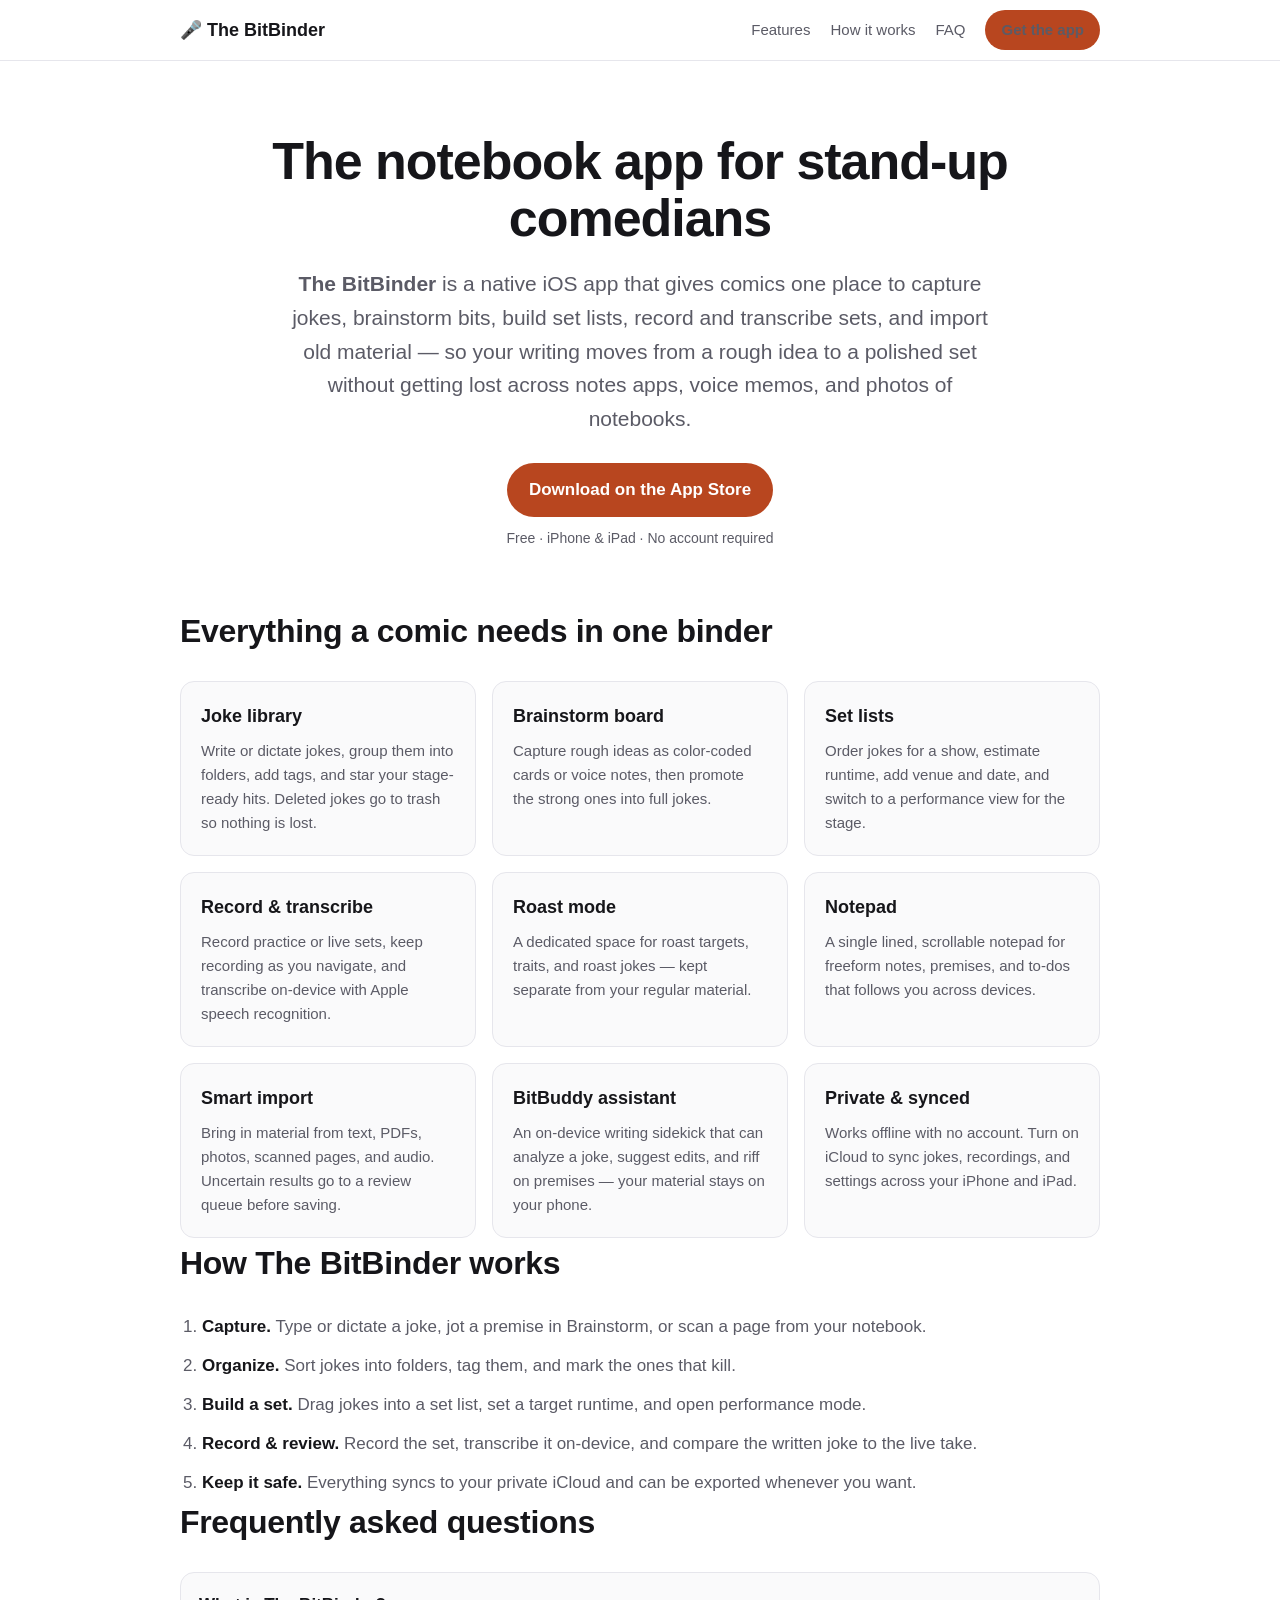
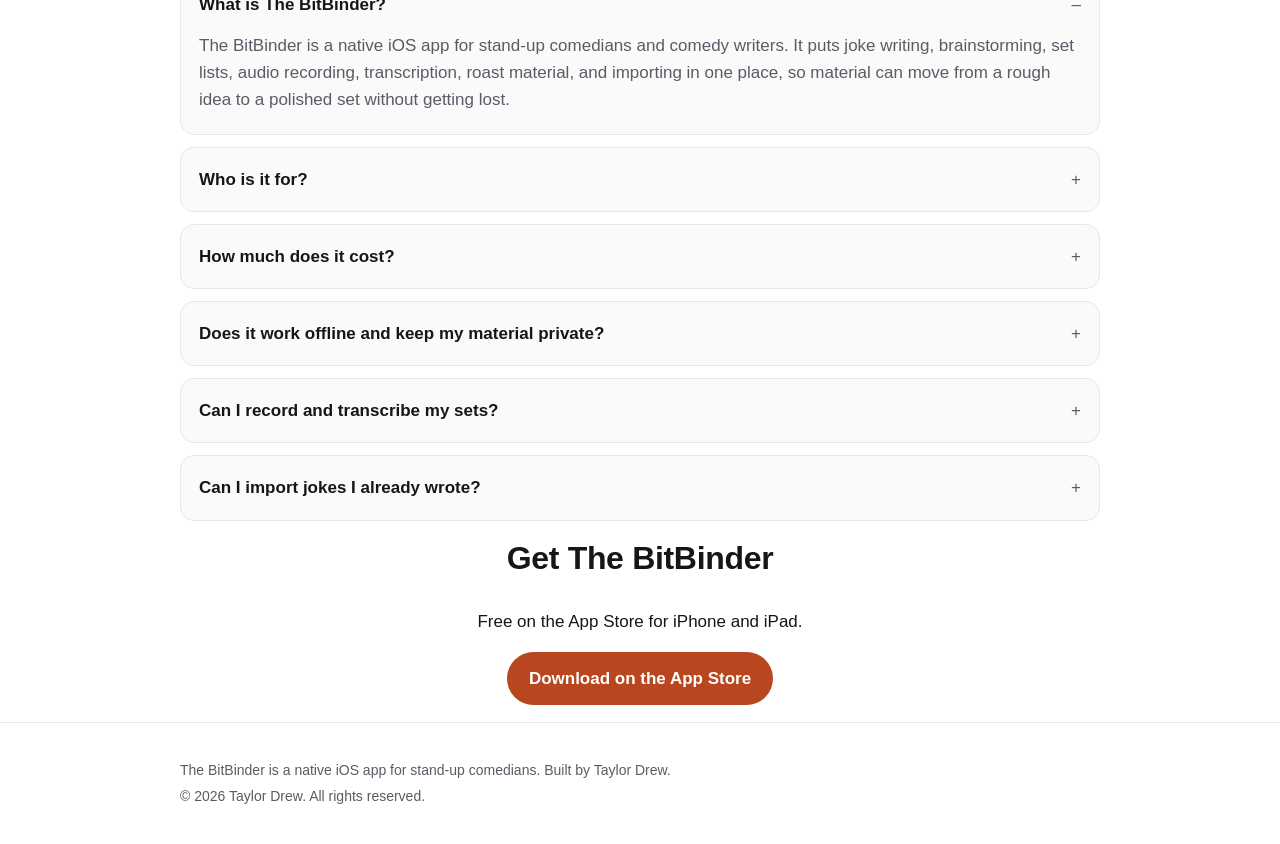
<file: site/index.html>
<!DOCTYPE html>
<html lang="en">
<head>
  <meta charset="utf-8">
  <meta name="viewport" content="width=device-width, initial-scale=1">
  <meta name="theme-color" content="#0b0b0f" media="(prefers-color-scheme: dark)">
  <meta name="theme-color" content="#ffffff" media="(prefers-color-scheme: light)">

  <title>The BitBinder — The notebook app for stand-up comedians</title>
  <meta name="description" content="The BitBinder is a native iOS app for stand-up comedians and comedy writers to capture jokes, brainstorm ideas, build set lists, record and transcribe sets, and import material — private by default, synced across your devices.">
  <link rel="canonical" href="https://taylordrew4u2.github.io/The-Bit-Binder/">

  <!-- Open Graph -->
  <meta property="og:type" content="website">
  <meta property="og:site_name" content="The BitBinder">
  <meta property="og:title" content="The BitBinder — The notebook app for stand-up comedians">
  <meta property="og:description" content="Capture jokes, brainstorm bits, build set lists, record and transcribe sets, and import material. A native iOS app for comics. Private by default, synced across your devices.">
  <meta property="og:url" content="https://taylordrew4u2.github.io/The-Bit-Binder/">
  <meta property="og:image" content="https://taylordrew4u2.github.io/The-Bit-Binder/og-image.svg">
  <meta property="og:image:alt" content="The BitBinder app for stand-up comedians">

  <!-- Twitter -->
  <meta name="twitter:card" content="summary_large_image">
  <meta name="twitter:title" content="The BitBinder — The notebook app for stand-up comedians">
  <meta name="twitter:description" content="Capture jokes, build set lists, record and transcribe sets, and import material. A native iOS app for comics. Private by default.">
  <meta name="twitter:image" content="https://taylordrew4u2.github.io/The-Bit-Binder/og-image.svg">

  <link rel="icon" href="favicon.svg" type="image/svg+xml">
  <link rel="manifest" href="site.webmanifest">
  <link rel="stylesheet" href="styles.css">

  <!-- Structured data: the app -->
  <script type="application/ld+json">
  {
    "@context": "https://schema.org",
    "@type": "MobileApplication",
    "name": "The BitBinder",
    "alternateName": "BitBinder",
    "operatingSystem": "iOS",
    "applicationCategory": "ProductivityApplication",
    "description": "A native iOS app for stand-up comedians and comedy writers to capture jokes, brainstorm ideas, build set lists, record and transcribe sets, run roast material, and import written or audio material. Private by default and synced across the user's devices via iCloud.",
    "url": "https://taylordrew4u2.github.io/The-Bit-Binder/",
    "downloadUrl": "https://apps.apple.com/us/app/the-bitbinder/id6756085897",
    "installUrl": "https://apps.apple.com/us/app/the-bitbinder/id6756085897",
    "offers": { "@type": "Offer", "price": "0", "priceCurrency": "USD" },
    "featureList": [
      "Joke library with folders, tags, and hit flags",
      "Brainstorm board for rough ideas",
      "Set lists with ordering, runtime, and performance mode",
      "Audio recording with playback and on-device transcription",
      "Roast mode for roast targets and roast jokes",
      "Lined Notepad for freeform notes",
      "Import from text, PDF, photos, scanned pages, and audio",
      "BitBuddy on-device writing assistant",
      "iCloud sync across devices"
    ],
    "author": { "@type": "Person", "name": "Taylor Drew" },
    "publisher": { "@type": "Person", "name": "Taylor Drew" }
  }
  </script>

  <!-- Structured data: website -->
  <script type="application/ld+json">
  {
    "@context": "https://schema.org",
    "@type": "WebSite",
    "name": "The BitBinder",
    "url": "https://taylordrew4u2.github.io/The-Bit-Binder/"
  }
  </script>

  <!-- Structured data: FAQ (for rich results + AI answer engines) -->
  <script type="application/ld+json">
  {
    "@context": "https://schema.org",
    "@type": "FAQPage",
    "mainEntity": [
      {
        "@type": "Question",
        "name": "What is The BitBinder?",
        "acceptedAnswer": { "@type": "Answer", "text": "The BitBinder is a native iOS app for stand-up comedians and comedy writers. It puts joke writing, brainstorming, set lists, audio recording, transcription, roast material, and importing in one place, so material can move from a rough idea to a polished set without getting lost." }
      },
      {
        "@type": "Question",
        "name": "Who is The BitBinder for?",
        "acceptedAnswer": { "@type": "Answer", "text": "It is built for working stand-up comedians, open-mic performers, and comedy writers who currently scatter material across notes apps, voice memos, photos of notebooks, and text files." }
      },
      {
        "@type": "Question",
        "name": "How much does The BitBinder cost?",
        "acceptedAnswer": { "@type": "Answer", "text": "The BitBinder is free to download on the Apple App Store for iPhone and iPad." }
      },
      {
        "@type": "Question",
        "name": "Does The BitBinder work offline and keep my material private?",
        "acceptedAnswer": { "@type": "Answer", "text": "Yes. The app works fully offline and requires no account. Your material is stored on your device and, when you enable iCloud, in your own private iCloud database. Transcription runs on-device with Apple speech recognition, and nothing is shared with third parties unless you explicitly export it." }
      },
      {
        "@type": "Question",
        "name": "Can I record and transcribe my sets?",
        "acceptedAnswer": { "@type": "Answer", "text": "Yes. You can record practice or live sets, keep recording while you navigate around the app, play recordings back, and transcribe them on-device. With iCloud on, the audio itself syncs so you can play a set on your other devices." }
      },
      {
        "@type": "Question",
        "name": "Can I import jokes I already wrote?",
        "acceptedAnswer": { "@type": "Answer", "text": "Yes. You can import from plain text, PDFs, photos, scanned pages, and audio. The import pipeline extracts and splits material into individual jokes and sends uncertain results to a review queue before saving." }
      }
    ]
  }
  </script>
</head>

<body>
  <a class="skip-link" href="#main">Skip to content</a>

  <header class="site-header">
    <div class="wrap">
      <span class="brand" aria-label="The BitBinder">🎤 The BitBinder</span>
      <nav aria-label="Primary">
        <a href="#features">Features</a>
        <a href="#how">How it works</a>
        <a href="#faq">FAQ</a>
        <a class="btn btn-small" href="https://apps.apple.com/us/app/the-bitbinder/id6756085897">Get the app</a>
      </nav>
    </div>
  </header>

  <main id="main">
    <section class="hero wrap">
      <h1>The notebook app for stand-up comedians</h1>
      <p class="lede">
        <strong>The BitBinder</strong> is a native iOS app that gives comics one place to
        capture jokes, brainstorm bits, build set lists, record and transcribe sets, and
        import old material — so your writing moves from a rough idea to a polished set
        without getting lost across notes apps, voice memos, and photos of notebooks.
      </p>
      <p class="cta-row">
        <a class="btn" href="https://apps.apple.com/us/app/the-bitbinder/id6756085897">Download on the App Store</a>
        <span class="meta">Free · iPhone &amp; iPad · No account required</span>
      </p>
    </section>

    <section id="features" class="wrap">
      <h2>Everything a comic needs in one binder</h2>
      <ul class="grid" role="list">
        <li>
          <h3>Joke library</h3>
          <p>Write or dictate jokes, group them into folders, add tags, and star your stage-ready hits. Deleted jokes go to trash so nothing is lost.</p>
        </li>
        <li>
          <h3>Brainstorm board</h3>
          <p>Capture rough ideas as color-coded cards or voice notes, then promote the strong ones into full jokes.</p>
        </li>
        <li>
          <h3>Set lists</h3>
          <p>Order jokes for a show, estimate runtime, add venue and date, and switch to a performance view for the stage.</p>
        </li>
        <li>
          <h3>Record &amp; transcribe</h3>
          <p>Record practice or live sets, keep recording as you navigate, and transcribe on-device with Apple speech recognition.</p>
        </li>
        <li>
          <h3>Roast mode</h3>
          <p>A dedicated space for roast targets, traits, and roast jokes — kept separate from your regular material.</p>
        </li>
        <li>
          <h3>Notepad</h3>
          <p>A single lined, scrollable notepad for freeform notes, premises, and to-dos that follows you across devices.</p>
        </li>
        <li>
          <h3>Smart import</h3>
          <p>Bring in material from text, PDFs, photos, scanned pages, and audio. Uncertain results go to a review queue before saving.</p>
        </li>
        <li>
          <h3>BitBuddy assistant</h3>
          <p>An on-device writing sidekick that can analyze a joke, suggest edits, and riff on premises — your material stays on your phone.</p>
        </li>
        <li>
          <h3>Private &amp; synced</h3>
          <p>Works offline with no account. Turn on iCloud to sync jokes, recordings, and settings across your iPhone and iPad.</p>
        </li>
      </ul>
    </section>

    <section id="how" class="wrap">
      <h2>How The BitBinder works</h2>
      <ol class="steps" role="list">
        <li><strong>Capture.</strong> Type or dictate a joke, jot a premise in Brainstorm, or scan a page from your notebook.</li>
        <li><strong>Organize.</strong> Sort jokes into folders, tag them, and mark the ones that kill.</li>
        <li><strong>Build a set.</strong> Drag jokes into a set list, set a target runtime, and open performance mode.</li>
        <li><strong>Record &amp; review.</strong> Record the set, transcribe it on-device, and compare the written joke to the live take.</li>
        <li><strong>Keep it safe.</strong> Everything syncs to your private iCloud and can be exported whenever you want.</li>
      </ol>
    </section>

    <section id="faq" class="wrap">
      <h2>Frequently asked questions</h2>

      <details open>
        <summary>What is The BitBinder?</summary>
        <p>The BitBinder is a native iOS app for stand-up comedians and comedy writers. It puts joke writing, brainstorming, set lists, audio recording, transcription, roast material, and importing in one place, so material can move from a rough idea to a polished set without getting lost.</p>
      </details>

      <details>
        <summary>Who is it for?</summary>
        <p>Working stand-up comedians, open-mic performers, and comedy writers who currently scatter material across notes apps, voice memos, photos of notebooks, and loose text files.</p>
      </details>

      <details>
        <summary>How much does it cost?</summary>
        <p>The BitBinder is free to download on the Apple App Store for iPhone and iPad.</p>
      </details>

      <details>
        <summary>Does it work offline and keep my material private?</summary>
        <p>Yes. The app works fully offline and requires no account. Your material is stored on your device and, when you enable iCloud, in your own private iCloud database. Transcription runs on-device with Apple speech recognition, and nothing is shared with third parties unless you explicitly export it.</p>
      </details>

      <details>
        <summary>Can I record and transcribe my sets?</summary>
        <p>Yes. Record practice or live sets, keep recording while you navigate the app, play recordings back, and transcribe them on-device. With iCloud on, the audio itself syncs so you can play a set on your other devices.</p>
      </details>

      <details>
        <summary>Can I import jokes I already wrote?</summary>
        <p>Yes. Import from plain text, PDFs, photos, scanned pages, and audio. The import pipeline extracts and splits material into individual jokes and sends uncertain results to a review queue before saving.</p>
      </details>
    </section>

    <section class="wrap final-cta">
      <h2>Get The BitBinder</h2>
      <p>Free on the App Store for iPhone and iPad.</p>
      <p><a class="btn" href="https://apps.apple.com/us/app/the-bitbinder/id6756085897">Download on the App Store</a></p>
    </section>
  </main>

  <footer class="site-footer">
    <div class="wrap">
      <p>The BitBinder is a native iOS app for stand-up comedians. Built by Taylor Drew.</p>
      <p>© <span id="year">2026</span> Taylor Drew. All rights reserved.</p>
    </div>
  </footer>

  <script>document.getElementById('year').textContent = new Date().getFullYear();</script>
</body>
</html>
</file>
<file: site/styles.css>
:root {
  --bg: #ffffff;
  --fg: #16161a;
  --muted: #5b5b66;
  --line: #e6e6ec;
  --card: #fafafb;
  --accent: #b8461f;
  --accent-fg: #ffffff;
  --radius: 14px;
  --wrap: 960px;
}

@media (prefers-color-scheme: dark) {
  :root {
    --bg: #0b0b0f;
    --fg: #ececf1;
    --muted: #a3a3ad;
    --line: #24242c;
    --card: #14141a;
    --accent: #ff6a3d;
    --accent-fg: #17110d;
  }
}

* { box-sizing: border-box; }

html { scroll-behavior: smooth; }

body {
  margin: 0;
  background: var(--bg);
  color: var(--fg);
  font: 17px/1.6 -apple-system, BlinkMacSystemFont, "Segoe UI", Roboto, Helvetica, Arial, sans-serif;
  -webkit-font-smoothing: antialiased;
}

.wrap { width: 100%; max-width: var(--wrap); margin: 0 auto; padding: 0 20px; }

.skip-link {
  position: absolute; left: -999px; top: 0;
  background: var(--accent); color: var(--accent-fg);
  padding: 10px 14px; border-radius: 0 0 8px 0; z-index: 10;
}
.skip-link:focus { left: 0; }

a { color: inherit; }

/* Header */
.site-header { border-bottom: 1px solid var(--line); position: sticky; top: 0; background: var(--bg); z-index: 5; }
.site-header .wrap { display: flex; align-items: center; justify-content: space-between; gap: 16px; min-height: 60px; }
.brand { font-weight: 700; font-size: 18px; }
.site-header nav { display: flex; align-items: center; gap: 20px; }
.site-header nav a { text-decoration: none; color: var(--muted); font-size: 15px; }
.site-header nav a:hover { color: var(--fg); }

/* Buttons */
.btn {
  display: inline-block; background: var(--accent); color: var(--accent-fg);
  text-decoration: none; font-weight: 600; padding: 13px 22px; border-radius: 999px;
}
.btn:hover { filter: brightness(1.05); }
.btn-small { padding: 8px 16px; font-size: 14px; }

/* Hero */
.hero { padding: 72px 20px 40px; text-align: center; }
.hero h1 { font-size: clamp(32px, 6vw, 52px); line-height: 1.1; letter-spacing: -0.02em; margin: 0 0 20px; }
.lede { font-size: clamp(18px, 2.4vw, 21px); color: var(--muted); max-width: 720px; margin: 0 auto 28px; }
.cta-row { display: flex; flex-direction: column; align-items: center; gap: 10px; }
.cta-row .meta { color: var(--muted); font-size: 14px; }

/* Sections */
section { padding: 40px 0; }
section h2 { font-size: clamp(24px, 3.5vw, 32px); letter-spacing: -0.01em; margin: 0 0 24px; }

/* Feature grid */
.grid { list-style: none; margin: 0; padding: 0; display: grid; gap: 16px; grid-template-columns: repeat(3, 1fr); }
.grid li { background: var(--card); border: 1px solid var(--line); border-radius: var(--radius); padding: 20px; }
.grid h3 { margin: 0 0 8px; font-size: 18px; }
.grid p { margin: 0; color: var(--muted); font-size: 15px; }

/* Steps */
.steps { padding-left: 22px; margin: 0; display: grid; gap: 12px; }
.steps li { color: var(--muted); }
.steps strong { color: var(--fg); }

/* FAQ */
details { border: 1px solid var(--line); border-radius: var(--radius); padding: 4px 18px; margin-bottom: 12px; background: var(--card); }
summary { cursor: pointer; font-weight: 600; padding: 14px 0; list-style: none; }
summary::-webkit-details-marker { display: none; }
summary::after { content: "+"; float: right; color: var(--muted); font-weight: 400; }
details[open] summary::after { content: "–"; }
details p { margin: 0 0 16px; color: var(--muted); }

.final-cta { text-align: center; }

/* Footer */
.site-footer { border-top: 1px solid var(--line); padding: 32px 0; color: var(--muted); font-size: 14px; }
.site-footer p { margin: 4px 0; }

@media (max-width: 820px) { .grid { grid-template-columns: repeat(2, 1fr); } }
@media (max-width: 560px) {
  .grid { grid-template-columns: 1fr; }
  .site-header nav a:not(.btn) { display: none; }
}
</file>
